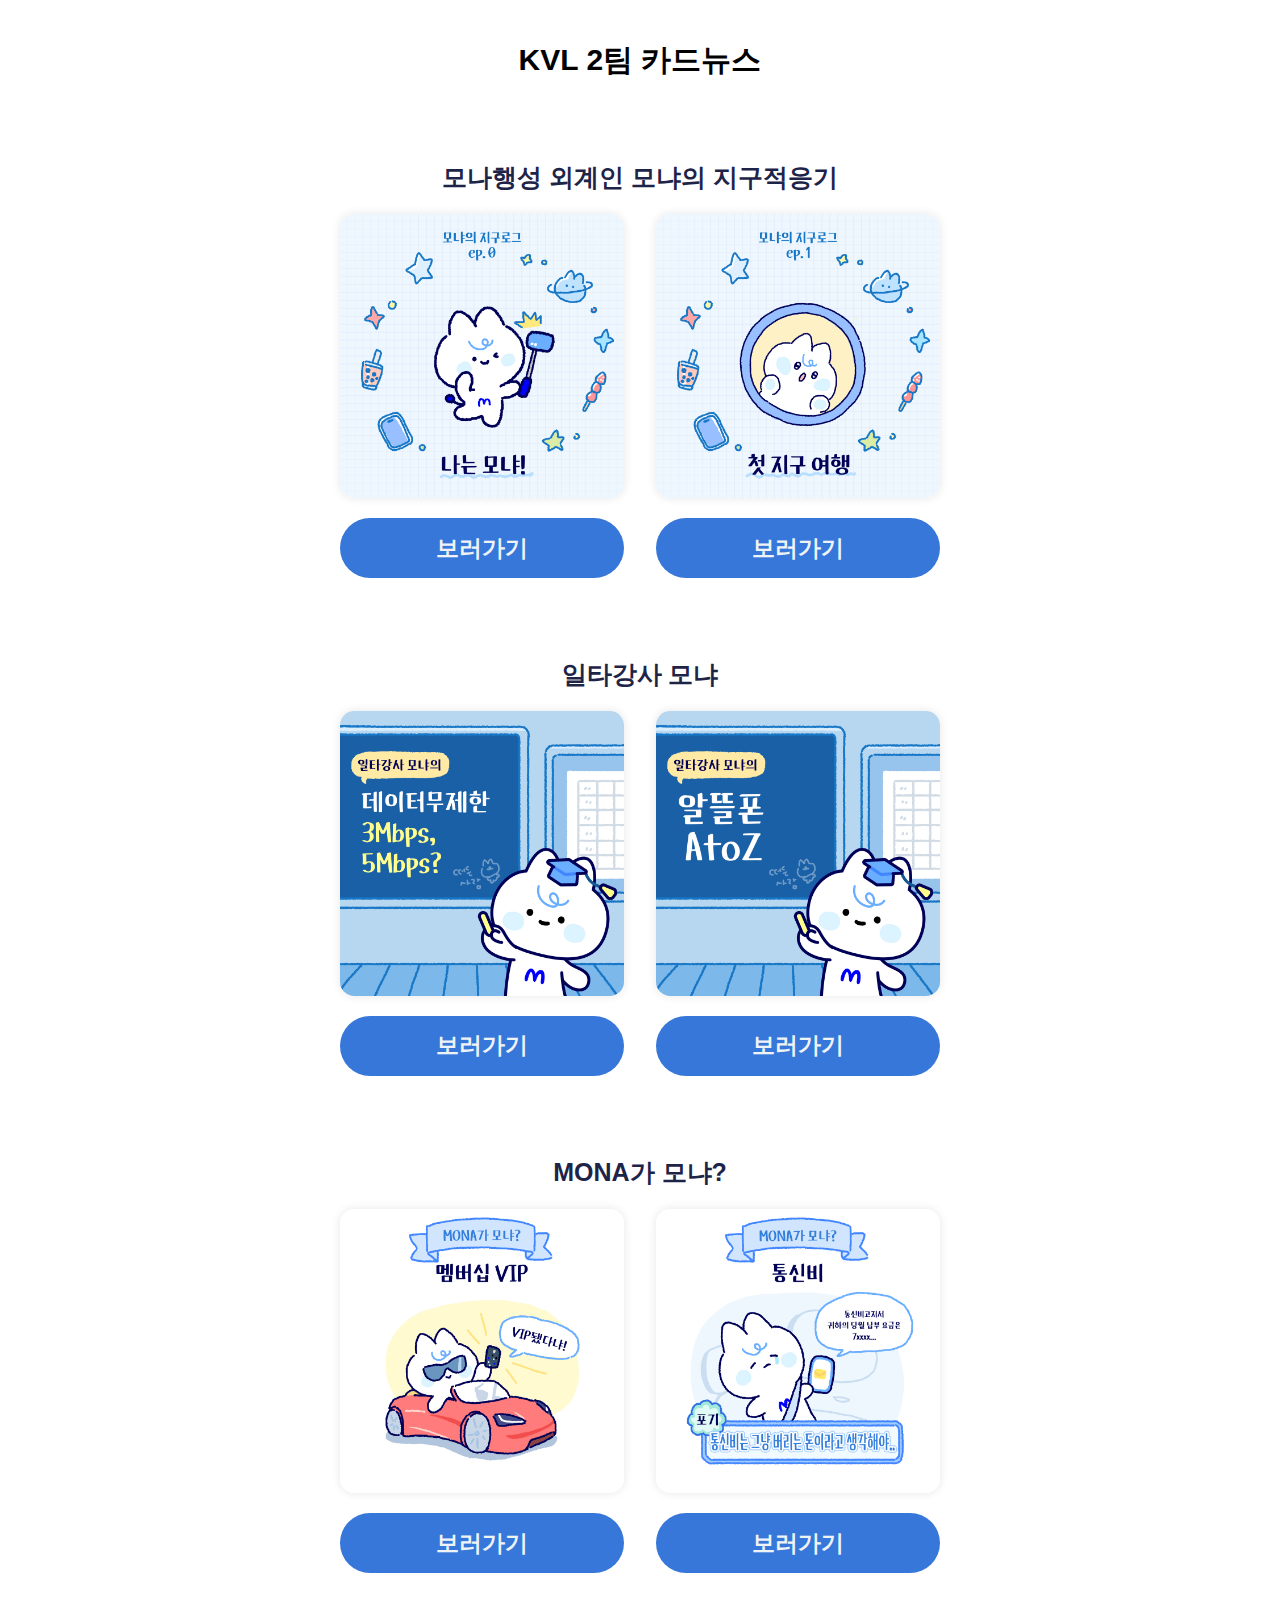
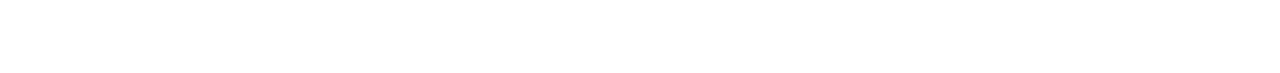
<file: index.html>
<!DOCTYPE html>
<html lang="en">
<head>
    <meta charset="UTF-8">
    <meta name="viewport" content="width=device-width, initial-scale=1.0">
    <link rel="stylesheet" href="styles.css">
    <title>2023 KVL 2팀 카드뉴스</title>
</head>
<body>
    <div class="title">KVL 2팀 카드뉴스</div>

    <div class="subtitle">모나행성 외계인 모냐의 지구적응기</div>
    <div class="thumbnail">
        <div class="thumbnail-block-container">
            <div class="thumbnail-block">
                <img id="image" onclick="goToPage2('epi0.html')" src="./카드뉴스 결과물/230911_모냐의지구로그_00/230911_모냐의지구로그_00_00.jpg" alt="썸네일 1">
                <button id="move-page-button" onclick="goToPage2('epi0.html')">보러가기</button>
            </div>
            <div class="thumbnail-block">
                <img id="image" onclick="goToPage2('epi1.html')" src="./카드뉴스 결과물/230911_모냐의지구로그_01/230911_모냐의지구로그_01_00.jpg" alt="썸네일 2">
                <button id="move-page-button" onclick="goToPage2('epi1.html')">보러가기</button>
            </div>
        </div>
    </div>
    <div class="subtitle">일타강사 모냐</div>
    <div class="thumbnail">
            <div class="thumbnail-block-container">
            <div class="thumbnail-block">
                <img id="image" onclick="goToPage2('epi2.html')" src="./카드뉴스 결과물/230911_일타강사모냐_데이터속도/230911_일타강사모냐_데이터속도_00.jpg" alt="썸네일 2">
                <button id="move-page-button" onclick="goToPage2('epi2.html')">보러가기</button>
            </div>
            <div class="thumbnail-block">
            <img id="image" onclick="goToPage2('epi3.html')" src="./카드뉴스 결과물/230911_일타강사모냐_알뜰폰AtoZ/230911_일타강사모냐_알뜰폰AtoZ_00.jpg" alt="썸네일 2">
            <button id="move-page-button" onclick="goToPage2('epi3.html')">보러가기</button>
        </div>
        </div>
    </div>
    
    <div class="subtitle">MONA가 모냐?</div>
    <div class="thumbnail">
        <div class="thumbnail-block-container">
            <div class="thumbnail-block">
                <img id="image" onclick="goToPage2('epi4.html')" src="./카드뉴스 결과물/230912_모나가모냐_멤버십VIP/230912_MONA가모냐_멤버십VIP_00.jpg" alt="썸네일 2">
                <button id="move-page-button" onclick="goToPage2('epi4.html')">보러가기</button>
            </div>
            <div class="thumbnail-block">
                <img id="image" onclick="goToPage2('epi5.html')" src="./카드뉴스 결과물/230912_모나가모냐_통신비/230912_MONA가모냐_통신비_00.jpg" alt="썸네일 2">
                <button id="move-page-button" onclick="goToPage2('epi5.html')">보러가기</button>
            </div>
        </div>
    </div>

    <script src="script.js"></script>
</body>
</html>
</file>
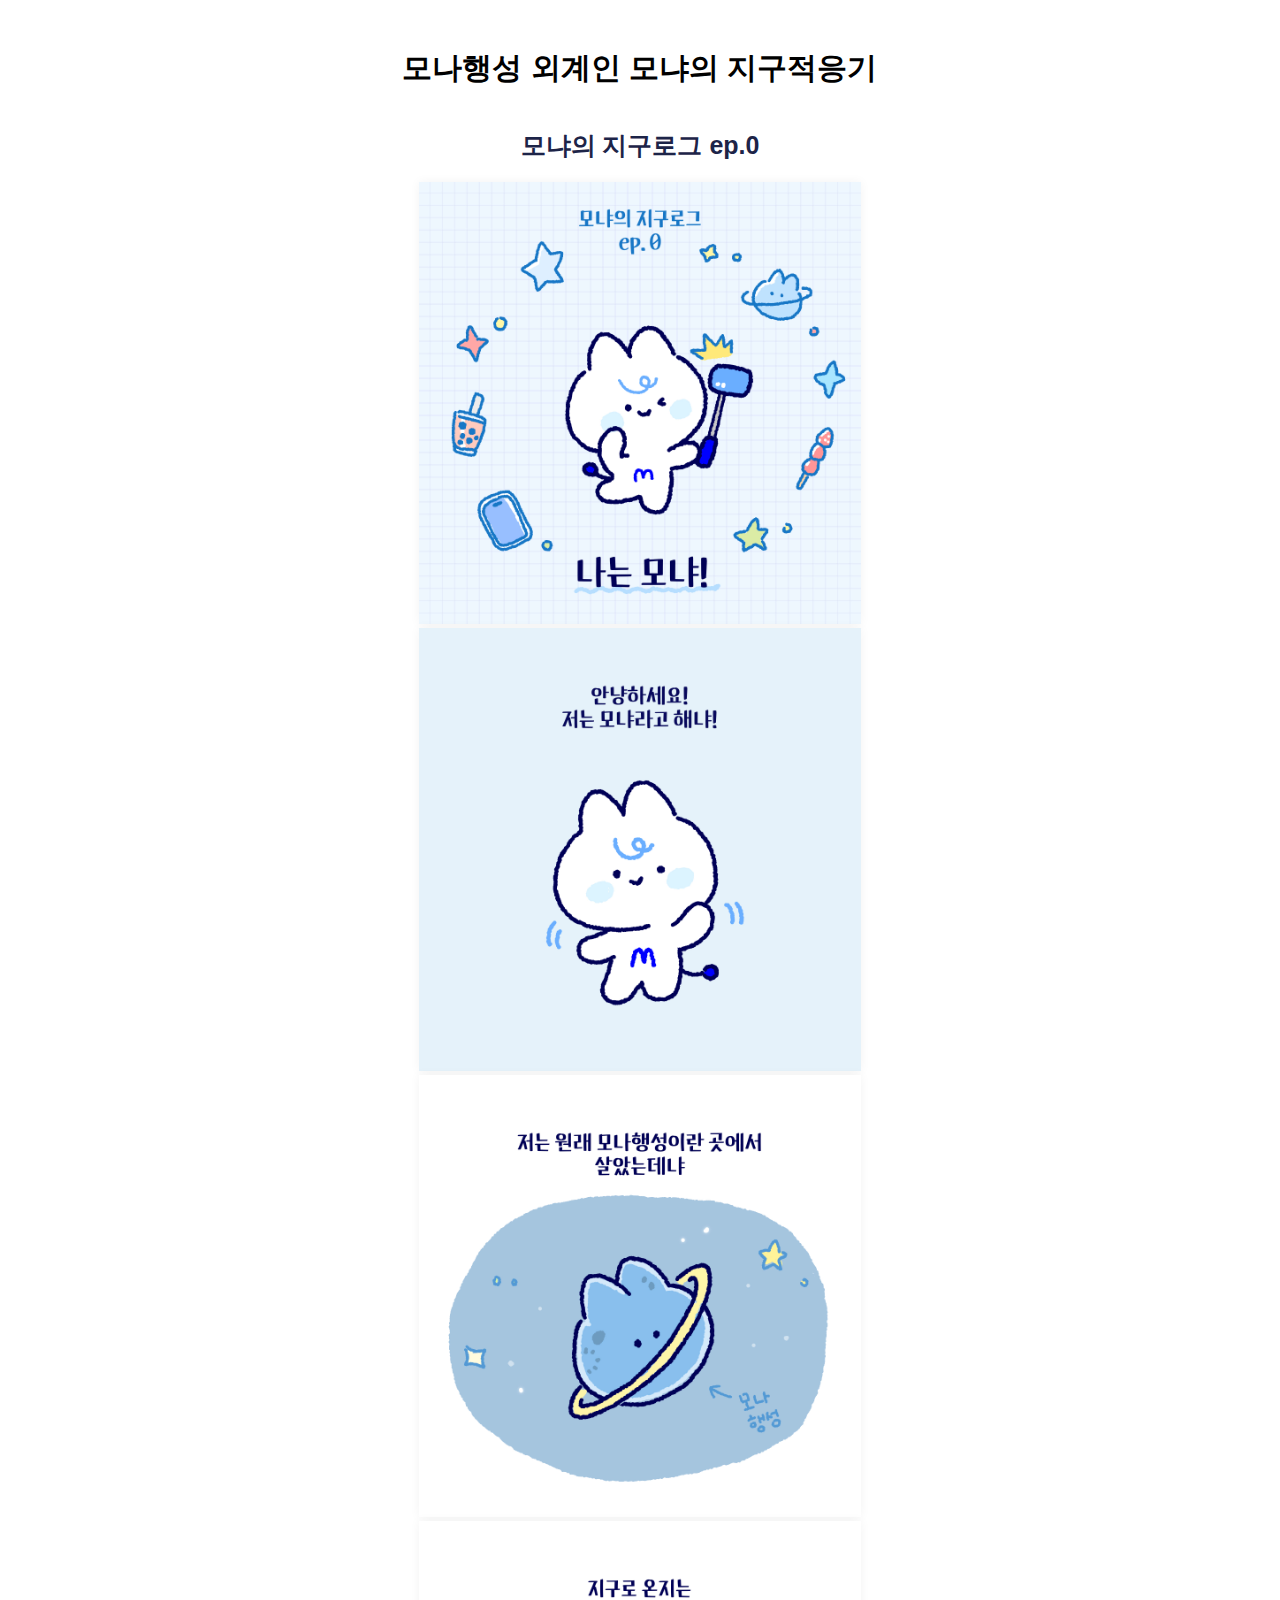
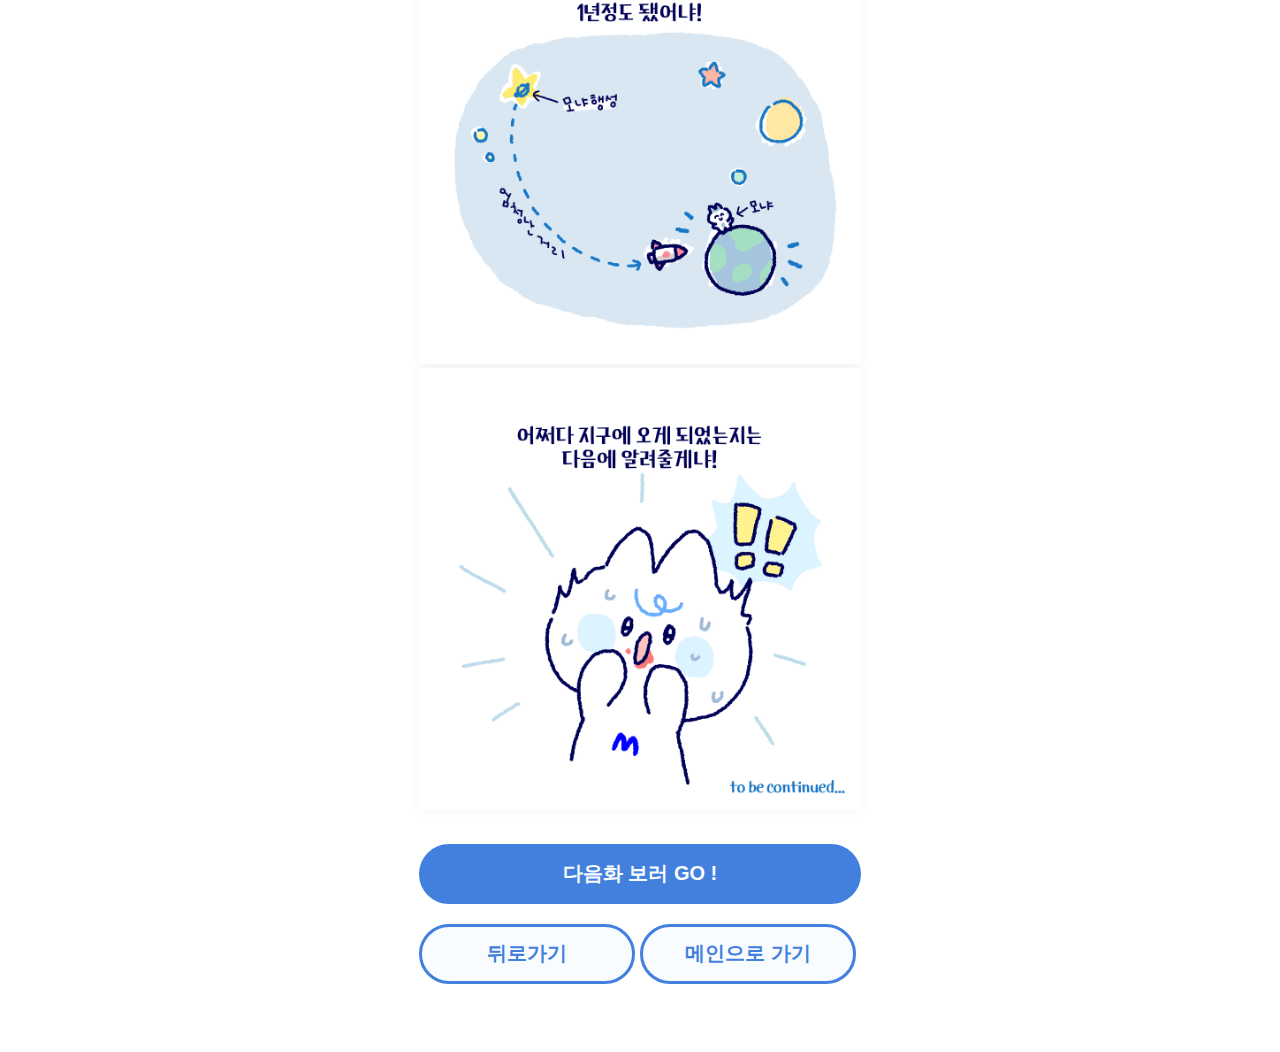
<file: epi0.html>
<!DOCTYPE html>
<html lang="en">
<head>
    <meta charset="UTF-8">
    <meta name="viewport" content="width=device-width, initial-scale=1.0">
    <title>이미지 스와이프</title>
    <link rel="stylesheet" href="https://unpkg.com/swiper/swiper-bundle.min.css">
    <link rel="stylesheet" href="styles2.css">
</head>
<body>
    <div class="title">모나행성 외계인 모냐의 지구적응기</div>
    <div class="subtitle">모냐의 지구로그 ep.0</div>
    
    <div class="swiper-slide"><img id="image"  src="./카드뉴스 결과물/230911_모냐의지구로그_00/230911_모냐의지구로그_00_00.jpg" alt="이미지 1"></div>
    <div class="swiper-slide"><img id="image"  src="./카드뉴스 결과물/230911_모냐의지구로그_00/230911_모냐의지구로그_00_01.jpg" alt="이미지 2"></div>
    <div class="swiper-slide"><img id="image" src="./카드뉴스 결과물/230911_모냐의지구로그_00/230911_모냐의지구로그_00_02.jpg" alt="이미지 3"></div>
    <div class="swiper-slide"><img id="image" src="./카드뉴스 결과물/230911_모냐의지구로그_00/230911_모냐의지구로그_00_03.jpg" alt="이미지 4"></div>
    <div class="swiper-slide"><img id="image"  src="./카드뉴스 결과물/230911_모냐의지구로그_00/230911_모냐의지구로그_00_04.jpg" alt="이미지 5"></div>
    
    <button id="next-button" onclick="goToPage2('epi1.html')">다음화 보러 GO !</button>
    <div class="button-container">
        <button id="go-back" onclick="goBack()">뒤로가기</button>
        <button id="go-back" onclick="goMain()">메인으로 가기</button>
    </div>

    <script src="https://unpkg.com/swiper/swiper-bundle.min.js"></script>
    <script src="script2.js"></script>
</body>
</html>
</file>
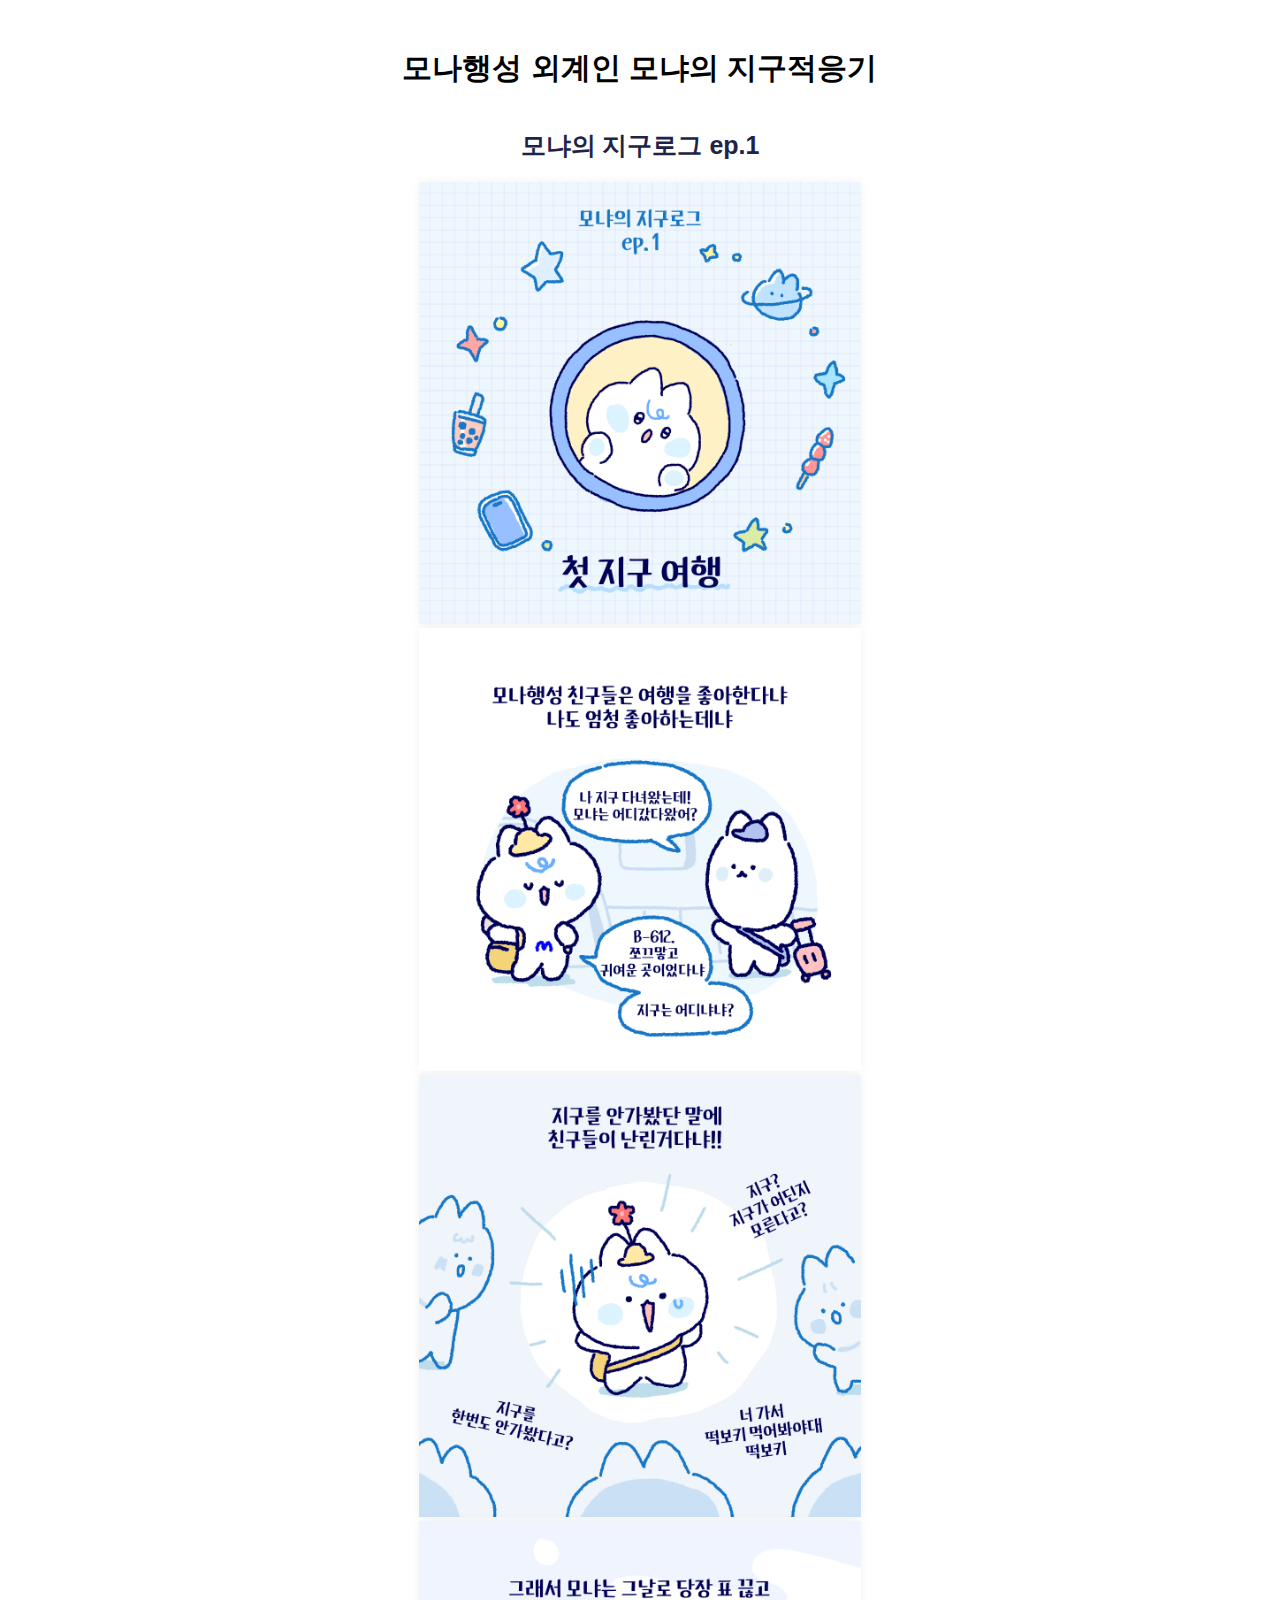
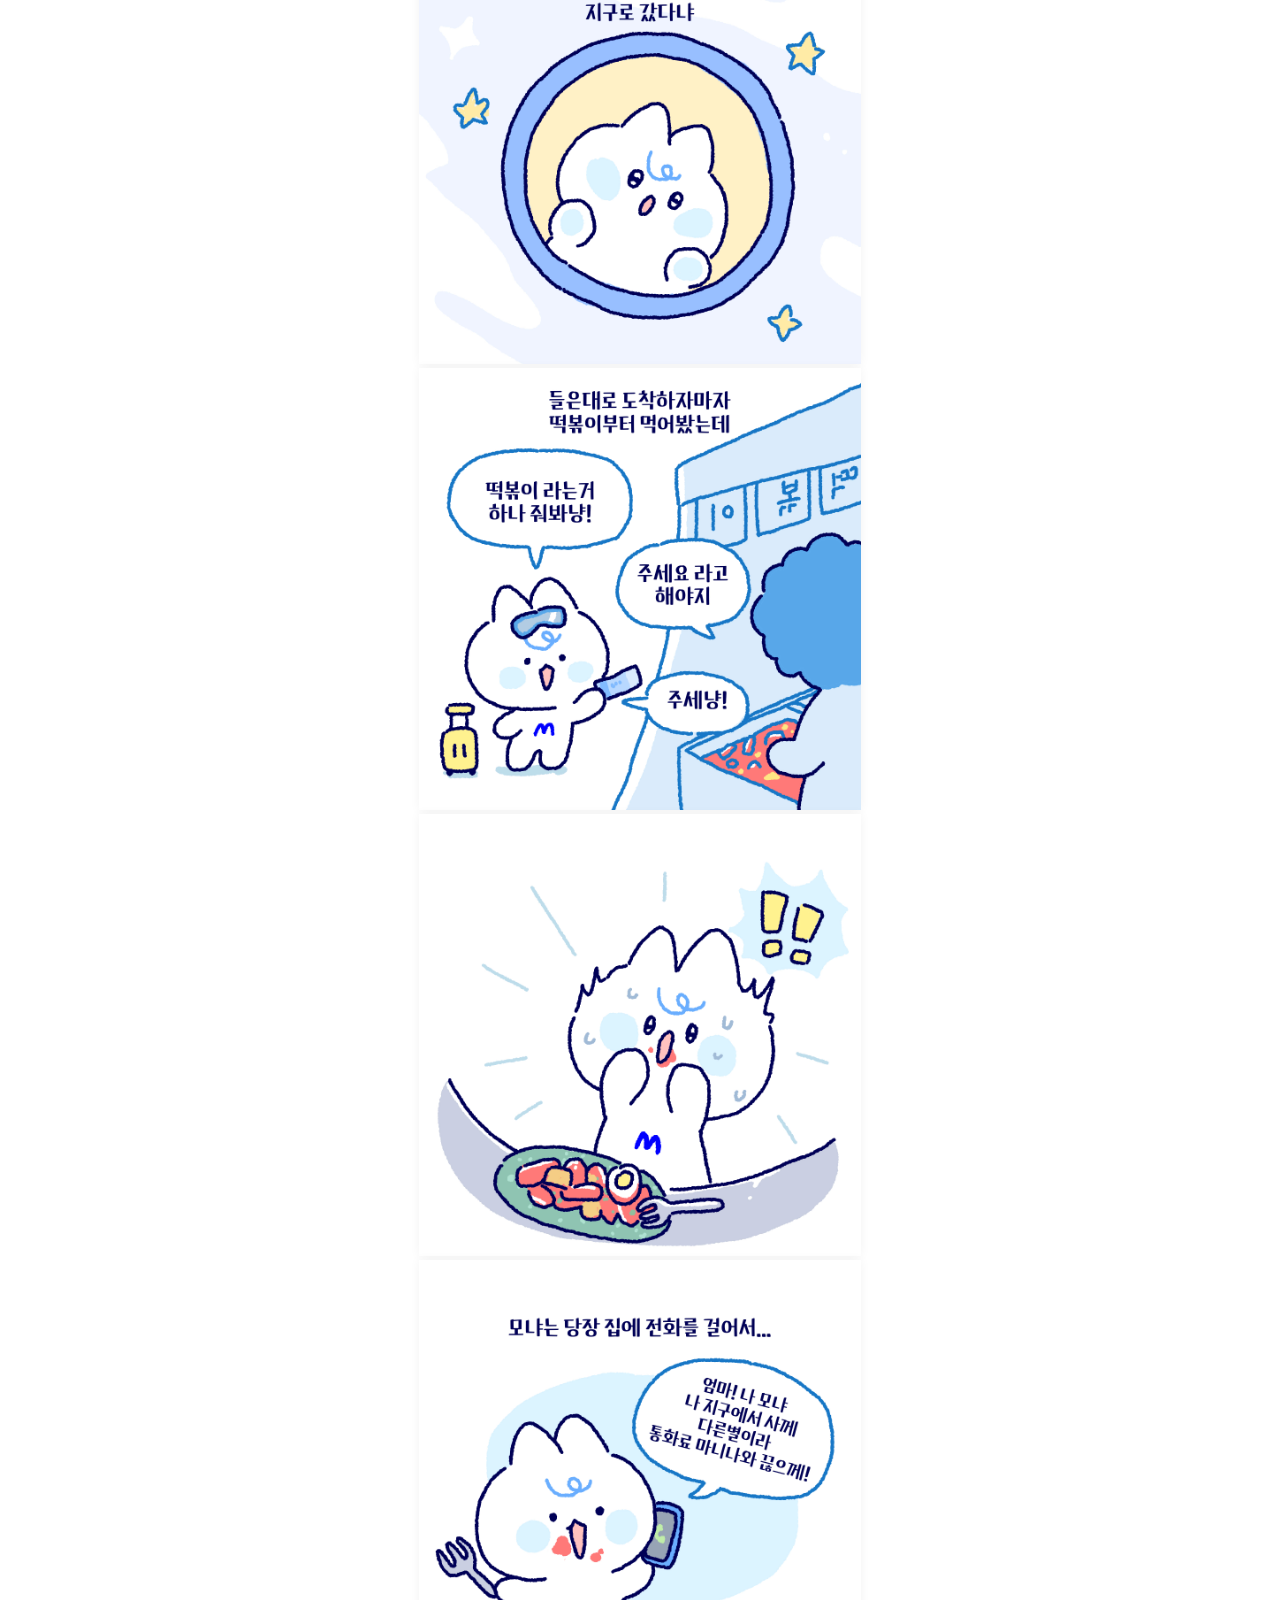
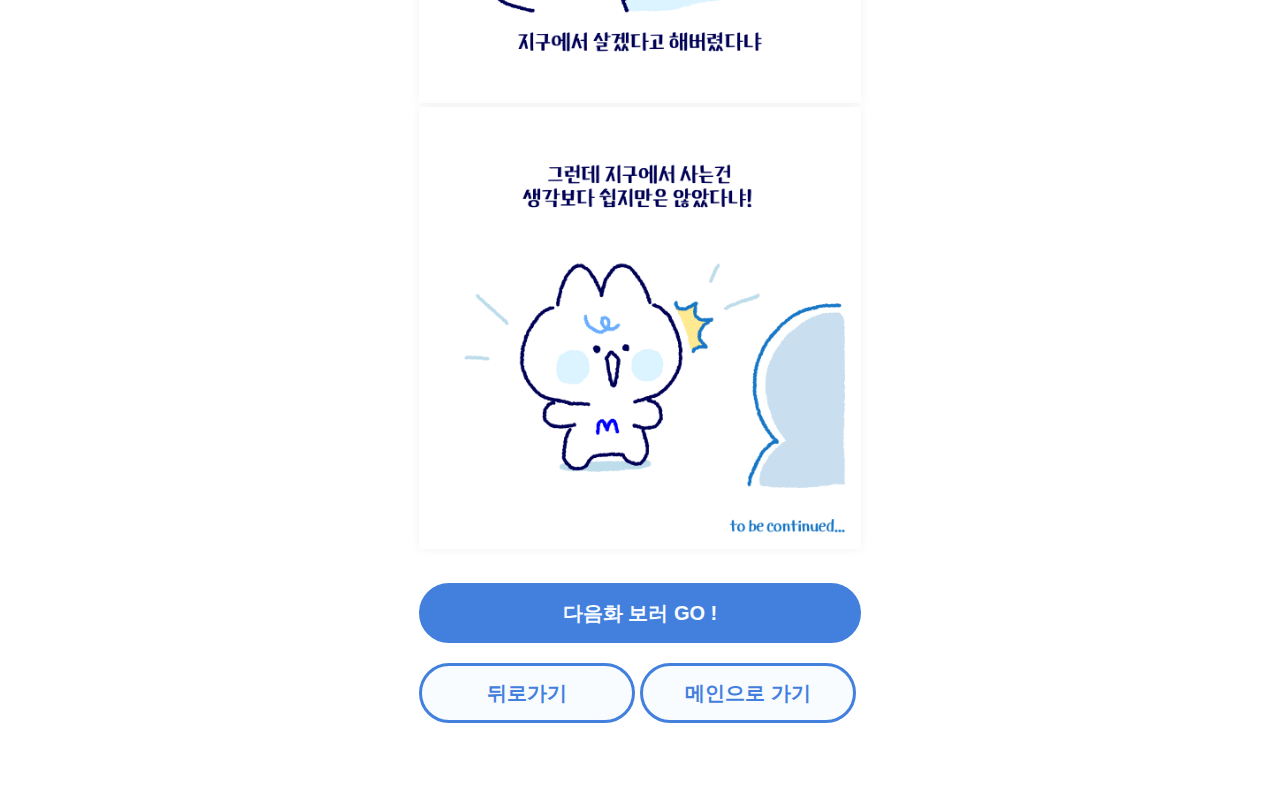
<file: epi1.html>
<!DOCTYPE html>
<html lang="en">
<head>
    <meta charset="UTF-8">
    <meta name="viewport" content="width=device-width, initial-scale=1.0">
    <title>이미지 스와이프</title>
    <link rel="stylesheet" href="https://unpkg.com/swiper/swiper-bundle.min.css">
    <link rel="stylesheet" href="styles2.css">
</head>
<body>
    <div class="title">모나행성 외계인 모냐의 지구적응기</div>
    <div class="subtitle">모냐의 지구로그 ep.1</div>

    <div class="swiper-slide"><img id="image" src="./카드뉴스 결과물/230911_모냐의지구로그_01/230911_모냐의지구로그_01_00.jpg" alt="이미지 1"></div>
    <div class="swiper-slide"><img id="image" src="./카드뉴스 결과물/230911_모냐의지구로그_01/230911_모냐의지구로그_01_01.jpg" alt="이미지 2"></div>
    <div class="swiper-slide"><img id="image" src="./카드뉴스 결과물/230911_모냐의지구로그_01/230911_모냐의지구로그_01_02.jpg" alt="이미지 3"></div>
    <div class="swiper-slide"><img id="image" src="./카드뉴스 결과물/230911_모냐의지구로그_01/230911_모냐의지구로그_01_03.jpg" alt="이미지 4"></div>
    <div class="swiper-slide"><img id="image" src="./카드뉴스 결과물/230911_모냐의지구로그_01/230911_모냐의지구로그_01_04.jpg" alt="이미지 5"></div>
    <div class="swiper-slide"><img id="image" src="./카드뉴스 결과물/230911_모냐의지구로그_01/230911_모냐의지구로그_01_05.jpg" alt="이미지 6"></div>
    <div class="swiper-slide"><img id="image" src="./카드뉴스 결과물/230911_모냐의지구로그_01/230911_모냐의지구로그_01_06.jpg" alt="이미지 7"></div>
    <div class="swiper-slide"><img id="image" src="./카드뉴스 결과물/230911_모냐의지구로그_01/230911_모냐의지구로그_01_07.jpg" alt="이미지 8"></div>

    <button id="next-button" onclick="goToPage2('epi2.html')">다음화 보러 GO !</button>
    <div class="button-container">
        <button id="go-back" onclick="goBack()">뒤로가기</button>
        <button id="go-back" onclick="goMain()">메인으로 가기</button>
    </div>

    <script src="https://unpkg.com/swiper/swiper-bundle.min.js"></script>
    <script src="script2.js"></script>
</body>
</html>
</file>
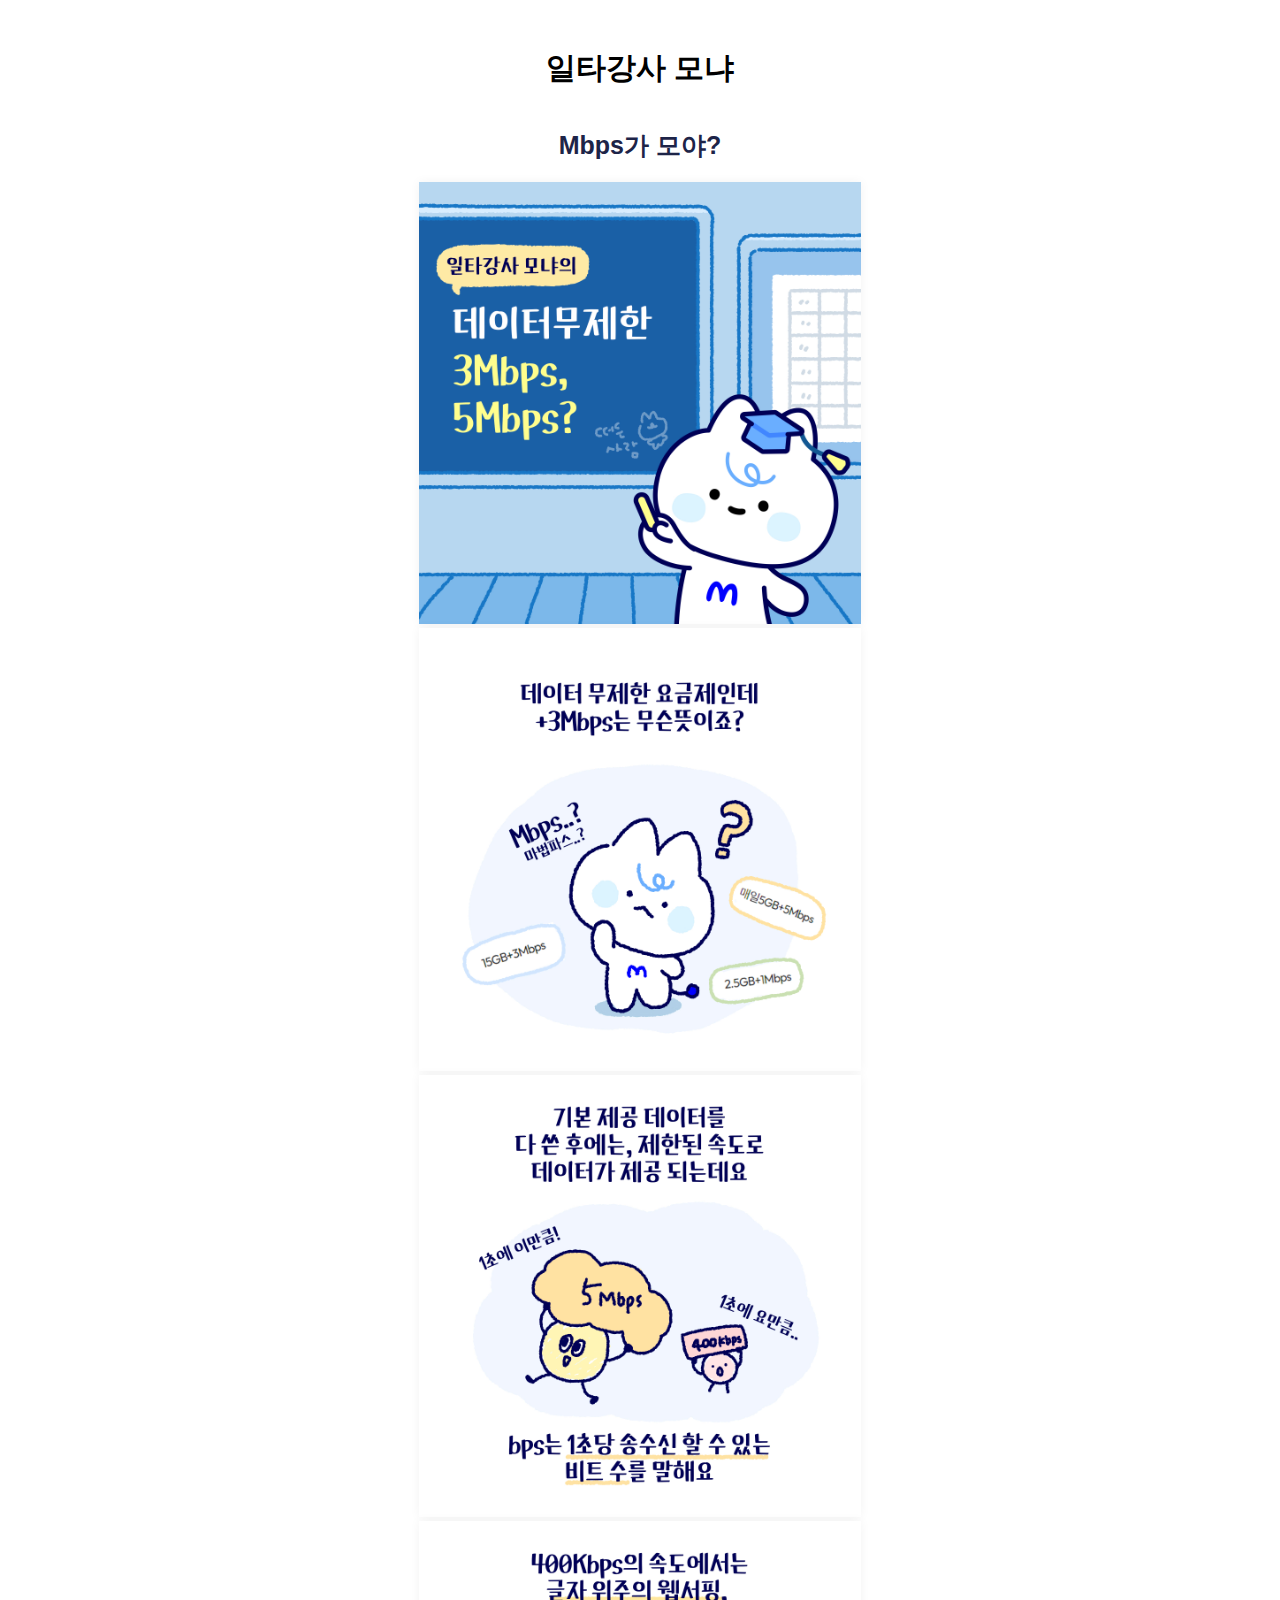
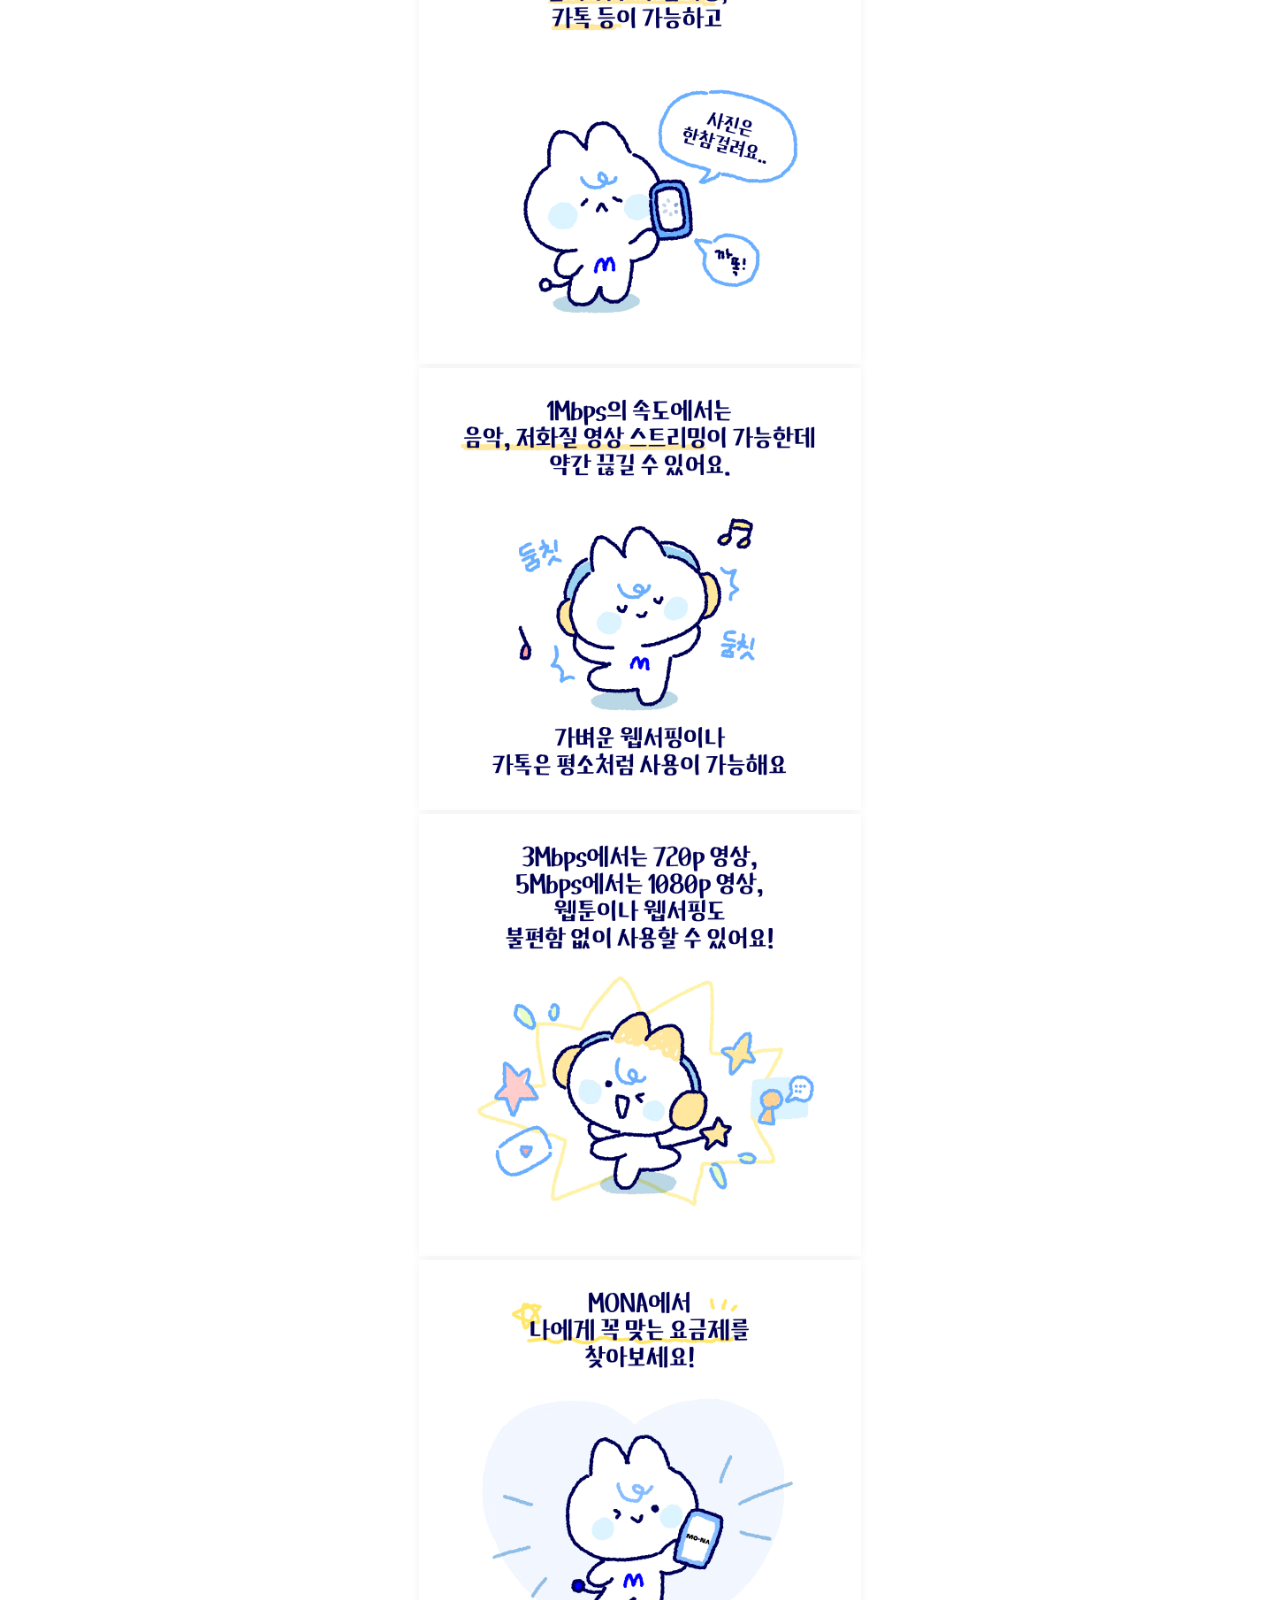
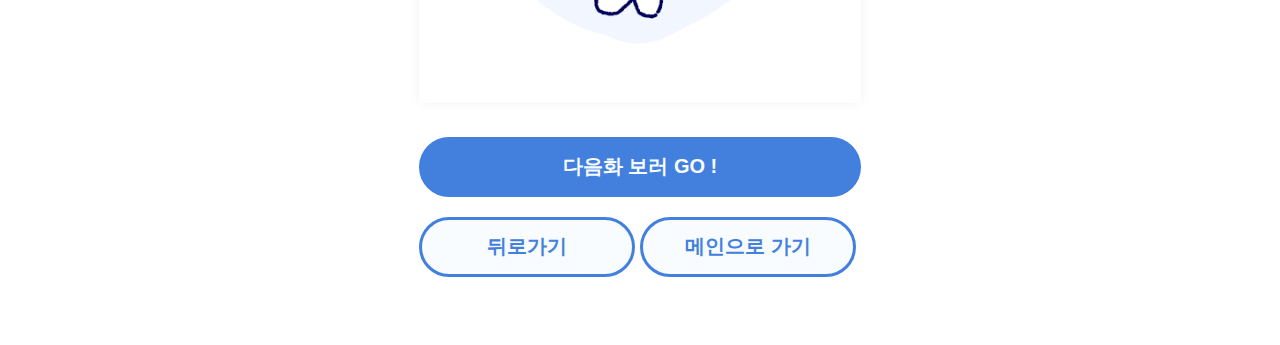
<file: epi2.html>
<!DOCTYPE html>
<html lang="en">
<head>
    <meta charset="UTF-8">
    <meta name="viewport" content="width=device-width, initial-scale=1.0">
    <title>이미지 스와이프</title>
    <link rel="stylesheet" href="https://unpkg.com/swiper/swiper-bundle.min.css">
    <link rel="stylesheet" href="styles2.css">
</head>
<body>
    <div class="title">일타강사 모냐</div>
    <div class="subtitle">Mbps가 모야?</div>
    
    <div class="swiper-slide"><img id="image" src="./카드뉴스 결과물/230911_일타강사모냐_데이터속도/230911_일타강사모냐_데이터속도_00.jpg" alt="이미지 1"></div>
    <div class="swiper-slide"><img id="image" src="./카드뉴스 결과물/230911_일타강사모냐_데이터속도/230911_일타강사모냐_데이터속도_01.jpg" alt="이미지 2"></div>
    <div class="swiper-slide"><img id="image" src="./카드뉴스 결과물/230911_일타강사모냐_데이터속도/230911_일타강사모냐_데이터속도_02.jpg" alt="이미지 3"></div>
    <div class="swiper-slide"><img id="image" src="./카드뉴스 결과물/230911_일타강사모냐_데이터속도/230911_일타강사모냐_데이터속도_03.jpg" alt="이미지 4"></div>
    <div class="swiper-slide"><img id="image" src="./카드뉴스 결과물/230911_일타강사모냐_데이터속도/230911_일타강사모냐_데이터속도_04.jpg" alt="이미지 5"></div>
    <div class="swiper-slide"><img id="image" src="./카드뉴스 결과물/230911_일타강사모냐_데이터속도/230911_일타강사모냐_데이터속도_05.jpg" alt="이미지 6"></div>
    <div class="swiper-slide"><img id="image" src="./카드뉴스 결과물/230911_일타강사모냐_데이터속도/230911_일타강사모냐_데이터속도_06.jpg" alt="이미지 7"></div>
    
    <button id="next-button" onclick="goToPage2('epi3.html')">다음화 보러 GO !</button>
    <div class="button-container">
        <button id="go-back" onclick="goBack()">뒤로가기</button>
        <button id="go-back" onclick="goMain()">메인으로 가기</button>
    </div>
    
    <script src="https://unpkg.com/swiper/swiper-bundle.min.js"></script>
    <script src="script2.js"></script>
</body>
</html>
</file>
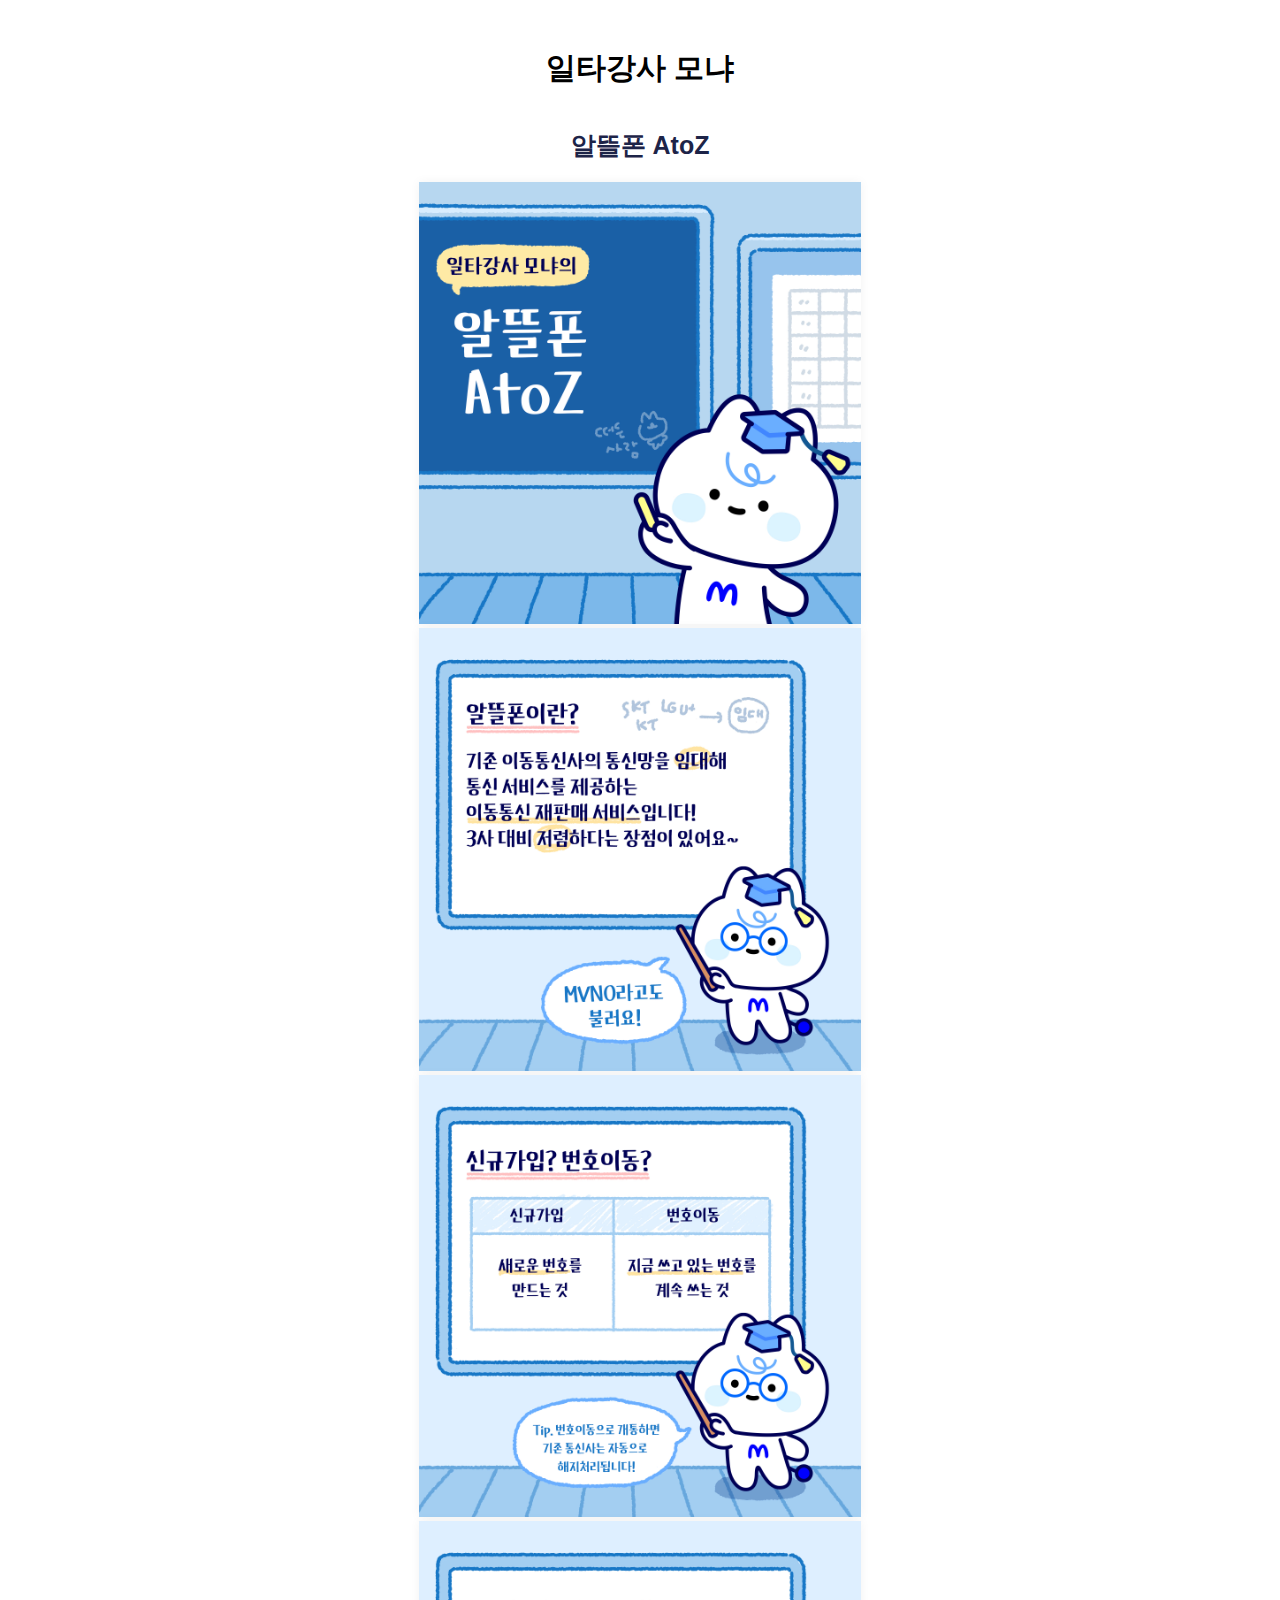
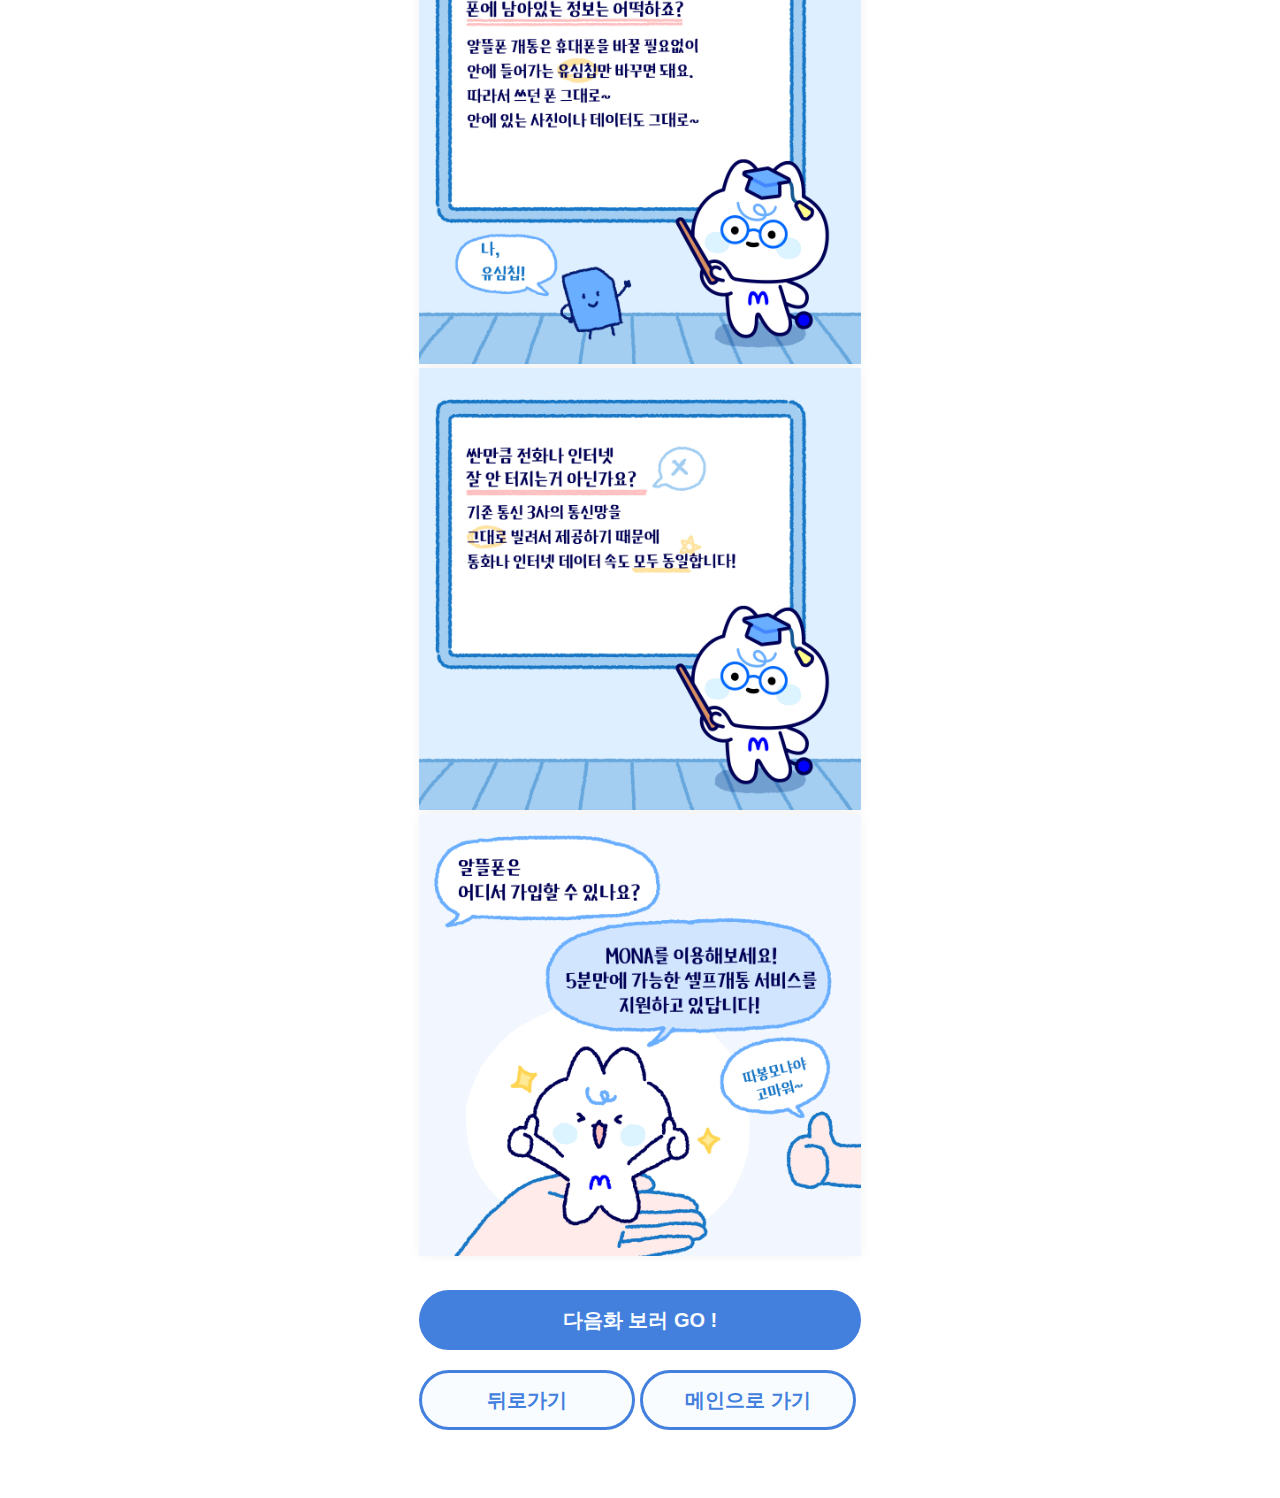
<file: epi3.html>
<!DOCTYPE html>
<html lang="en">
<head>
    <meta charset="UTF-8">
    <meta name="viewport" content="width=device-width, initial-scale=1.0">
    <title>이미지 스와이프</title>
    <link rel="stylesheet" href="https://unpkg.com/swiper/swiper-bundle.min.css">
    <link rel="stylesheet" href="styles2.css">
</head>
<body>
    <div class="title">일타강사 모냐</div>
    <div class="subtitle">알뜰폰 AtoZ</div>
    
    <div class="swiper-slide"><img id="image" src="./카드뉴스 결과물/230911_일타강사모냐_알뜰폰AtoZ/230911_일타강사모냐_알뜰폰AtoZ_00.jpg" alt="이미지 1"></div>
    <div class="swiper-slide"><img id="image" src="./카드뉴스 결과물/230911_일타강사모냐_알뜰폰AtoZ/230911_일타강사모냐_알뜰폰AtoZ_01.jpg" alt="이미지 1"></div>
    <div class="swiper-slide"><img id="image" src="./카드뉴스 결과물/230911_일타강사모냐_알뜰폰AtoZ/230911_일타강사모냐_알뜰폰AtoZ_02.jpg" alt="이미지 1"></div>
    <div class="swiper-slide"><img id="image" src="./카드뉴스 결과물/230911_일타강사모냐_알뜰폰AtoZ/230911_일타강사모냐_알뜰폰AtoZ_03.jpg" alt="이미지 1"></div>
    <div class="swiper-slide"><img id="image" src="./카드뉴스 결과물/230911_일타강사모냐_알뜰폰AtoZ/230911_일타강사모냐_알뜰폰AtoZ_04.jpg" alt="이미지 1"></div>
    <div class="swiper-slide"><img id="image" src="./카드뉴스 결과물/230911_일타강사모냐_알뜰폰AtoZ/230911_일타강사모냐_알뜰폰AtoZ_05.jpg" alt="이미지 1"></div>
    
    <button id="next-button" onclick="goToPage2('epi4.html')">다음화 보러 GO !</button>
    <div class="button-container">
        <button id="go-back" onclick="goBack()">뒤로가기</button>
        <button id="go-back" onclick="goMain()">메인으로 가기</button>
    </div>
    
    <script src="https://unpkg.com/swiper/swiper-bundle.min.js"></script>
    <script src="script2.js"></script>
</body>
</html>
</file>
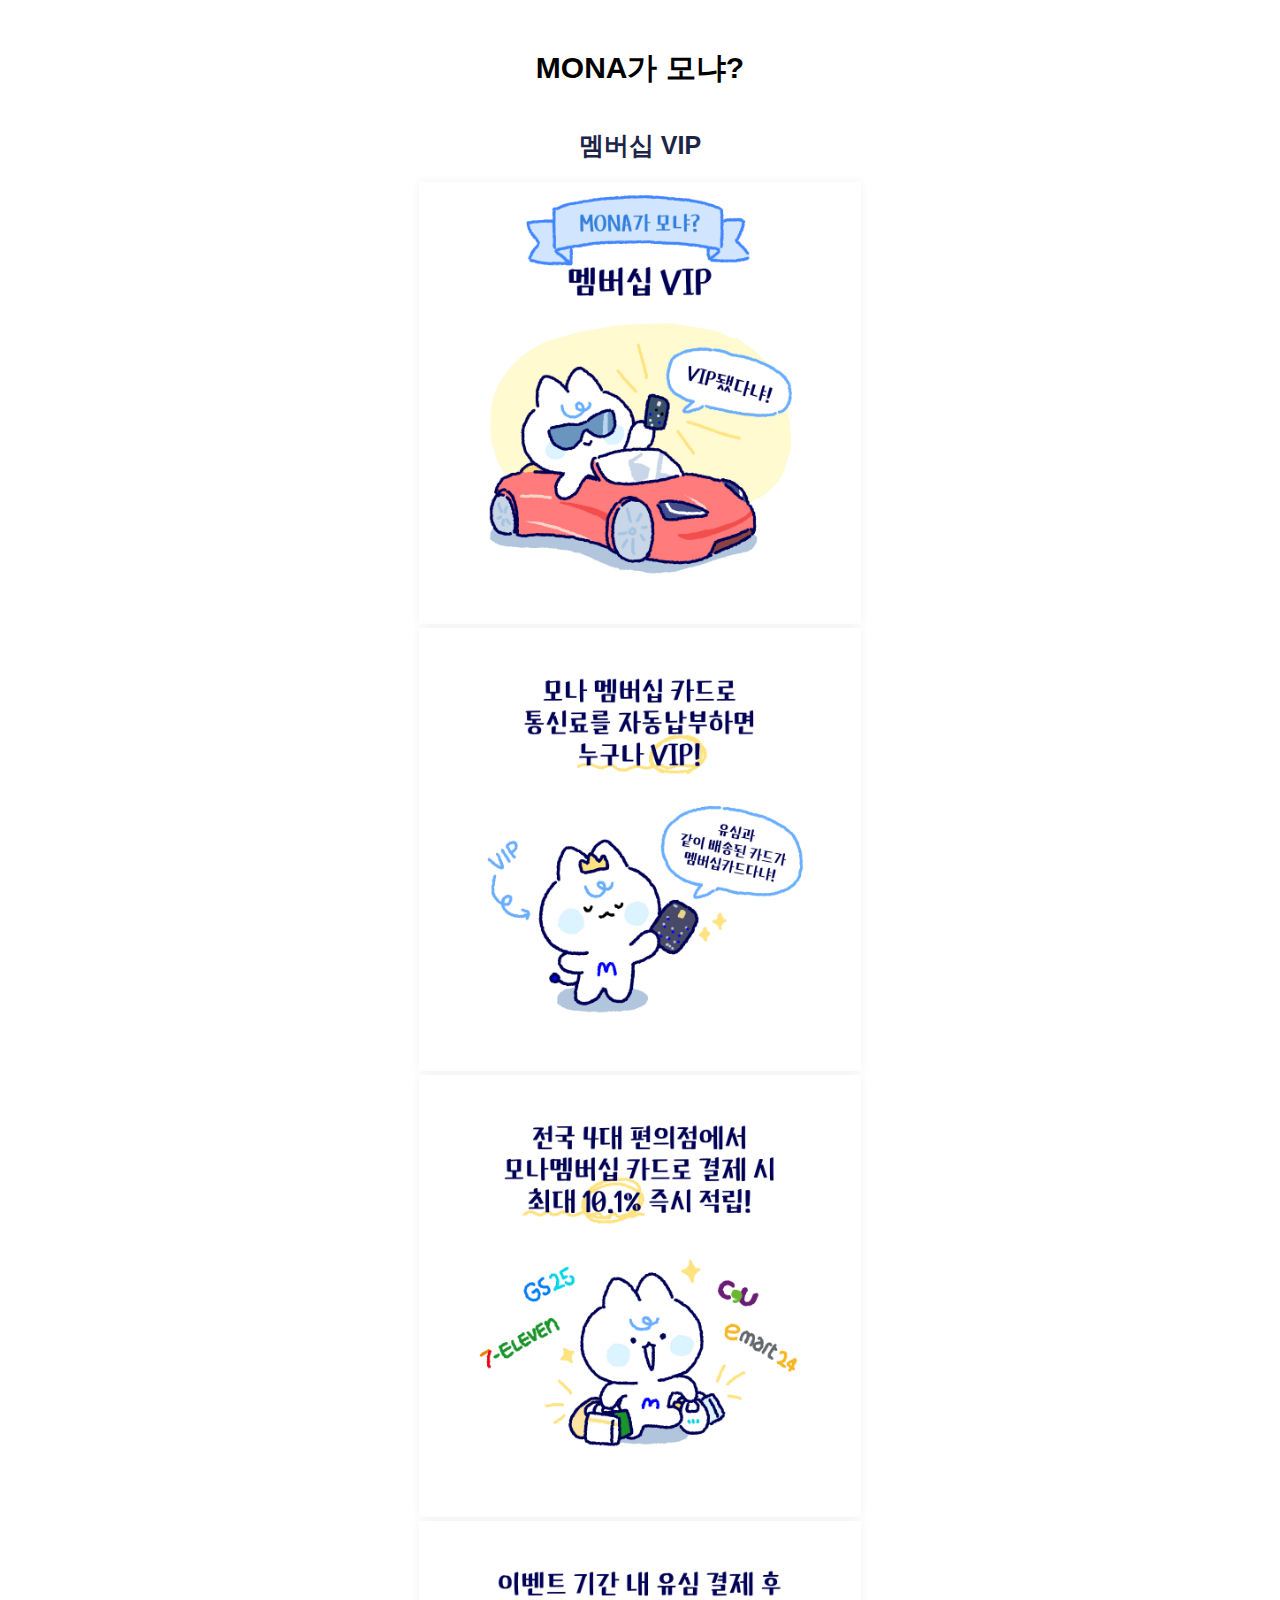
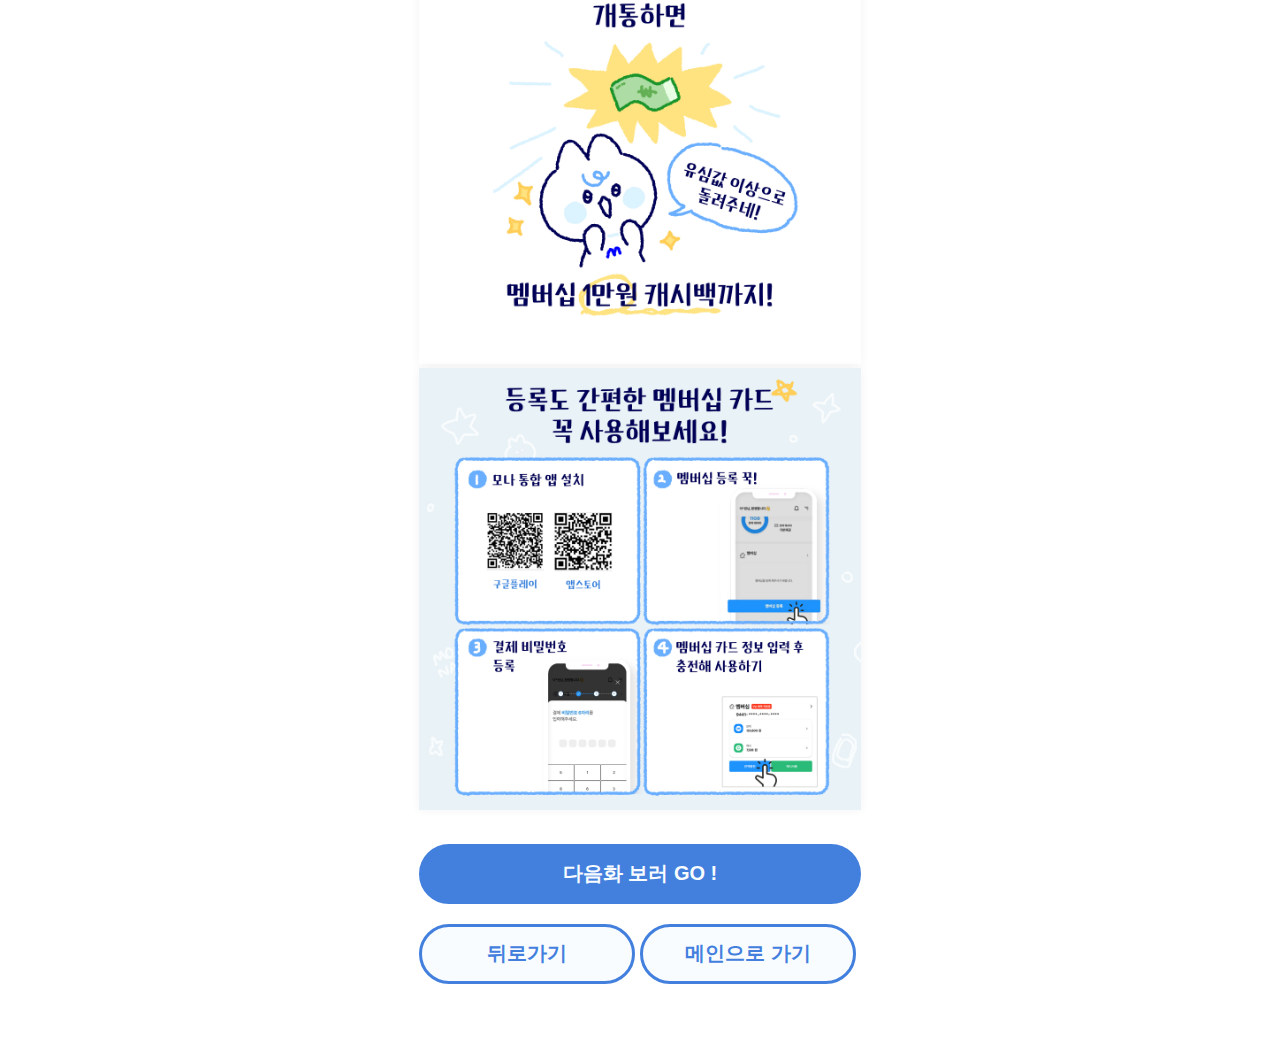
<file: epi4.html>
<!DOCTYPE html>
<html lang="en">
<head>
    <meta charset="UTF-8">
    <meta name="viewport" content="width=device-width, initial-scale=1.0">
    <title>이미지 스와이프</title>
    <link rel="stylesheet" href="https://unpkg.com/swiper/swiper-bundle.min.css">
    <link rel="stylesheet" href="styles2.css">
</head>
<body>
    <div class="title">MONA가 모냐?</div>
    <div class="subtitle">멤버십 VIP</div>
    
    <div class="swiper-slide"><img id="image" src="./카드뉴스 결과물/230912_모나가모냐_멤버십VIP/230912_MONA가모냐_멤버십VIP_00.jpg" alt="이미지 1"></div>
    <div class="swiper-slide"><img id="image" src="./카드뉴스 결과물/230912_모나가모냐_멤버십VIP/230912_MONA가모냐_멤버십VIP_01.jpg" alt="이미지 1"></div>
    <div class="swiper-slide"><img id="image" src="./카드뉴스 결과물/230912_모나가모냐_멤버십VIP/230912_MONA가모냐_멤버십VIP_02.jpg" alt="이미지 1"></div>
    <div class="swiper-slide"><img id="image" src="./카드뉴스 결과물/230912_모나가모냐_멤버십VIP/230912_MONA가모냐_멤버십VIP_03.jpg" alt="이미지 1"></div>
    <div class="swiper-slide"><img id="image" src="./카드뉴스 결과물/230912_모나가모냐_멤버십VIP/230912_MONA가모냐_멤버십VIP_04.jpg" alt="이미지 1"></div>
    
    <button id="next-button" onclick="goToPage2('epi5.html')">다음화 보러 GO !</button>
    <div class="button-container">
        <button id="go-back" onclick="goBack()">뒤로가기</button>
        <button id="go-back" onclick="goMain()">메인으로 가기</button>
    </div>
    
    <script src="https://unpkg.com/swiper/swiper-bundle.min.js"></script>
    <script src="script2.js"></script>
</body>
</html>
</file>
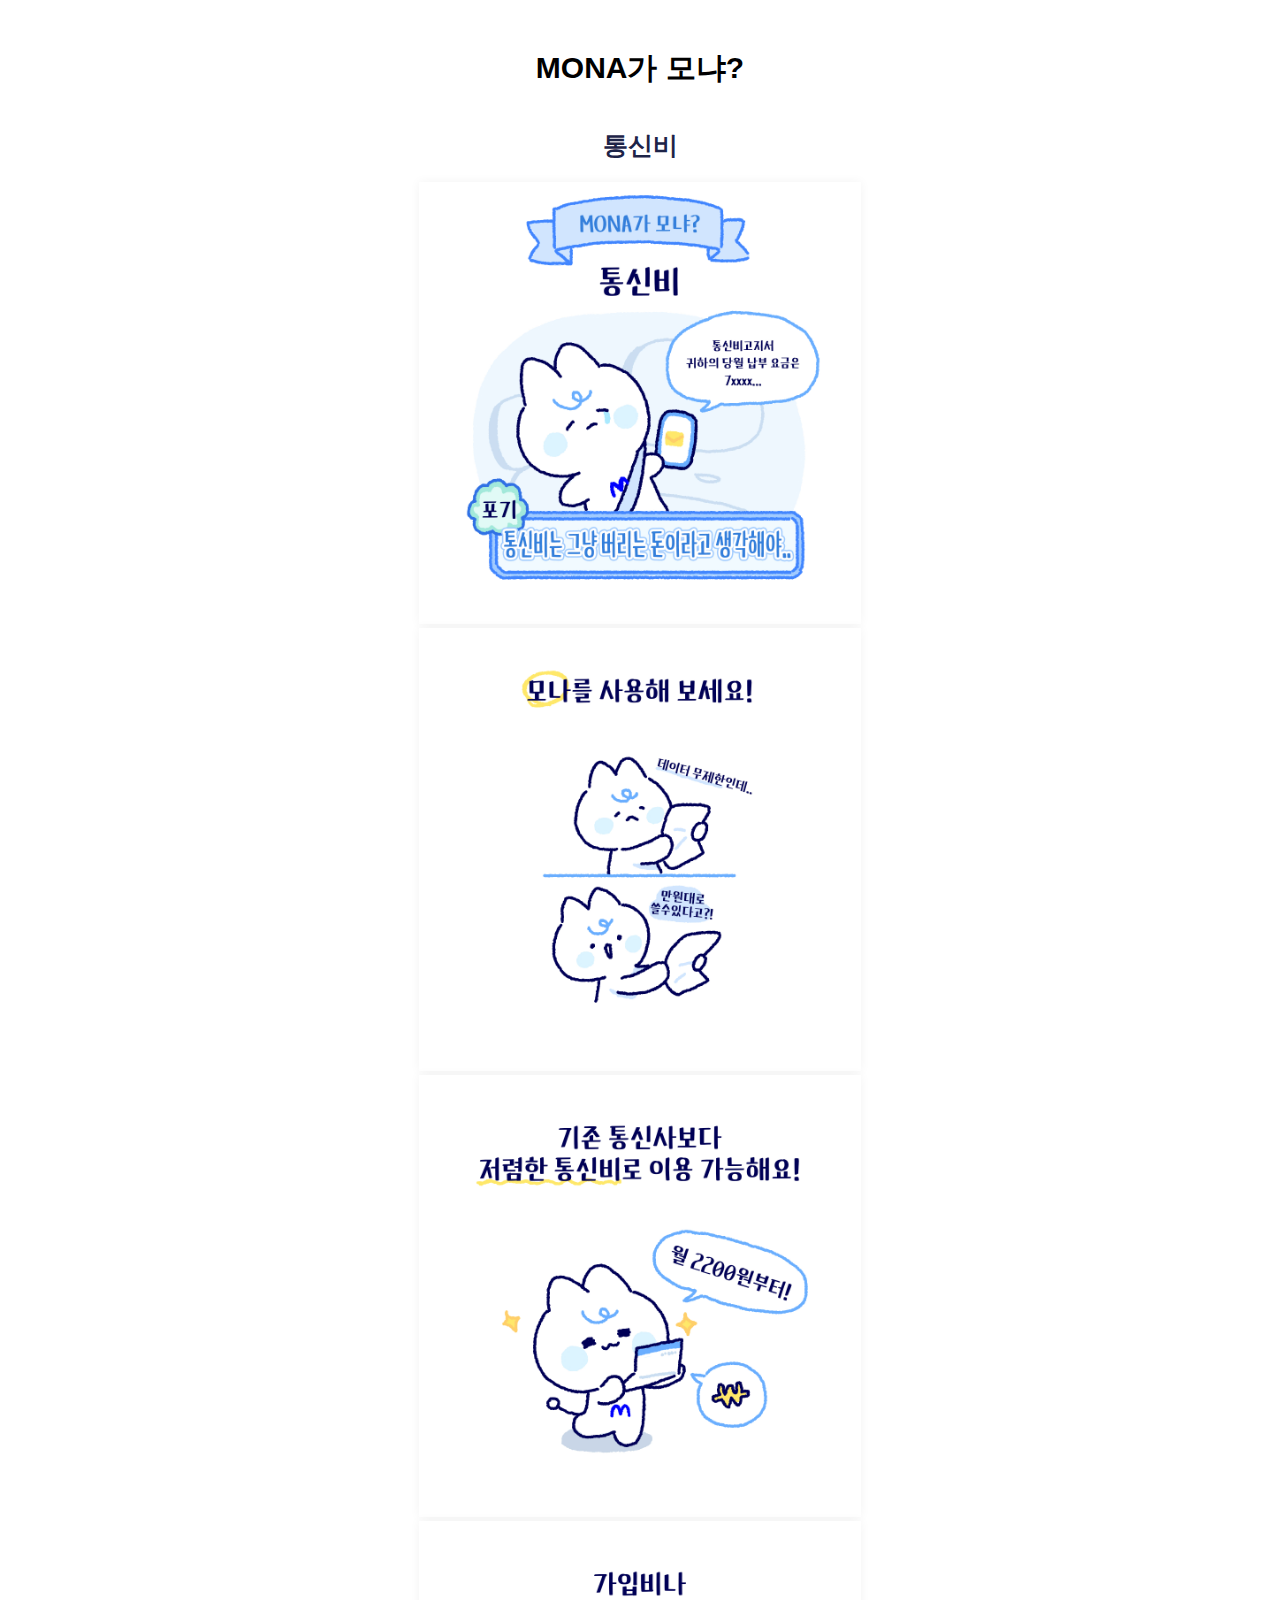
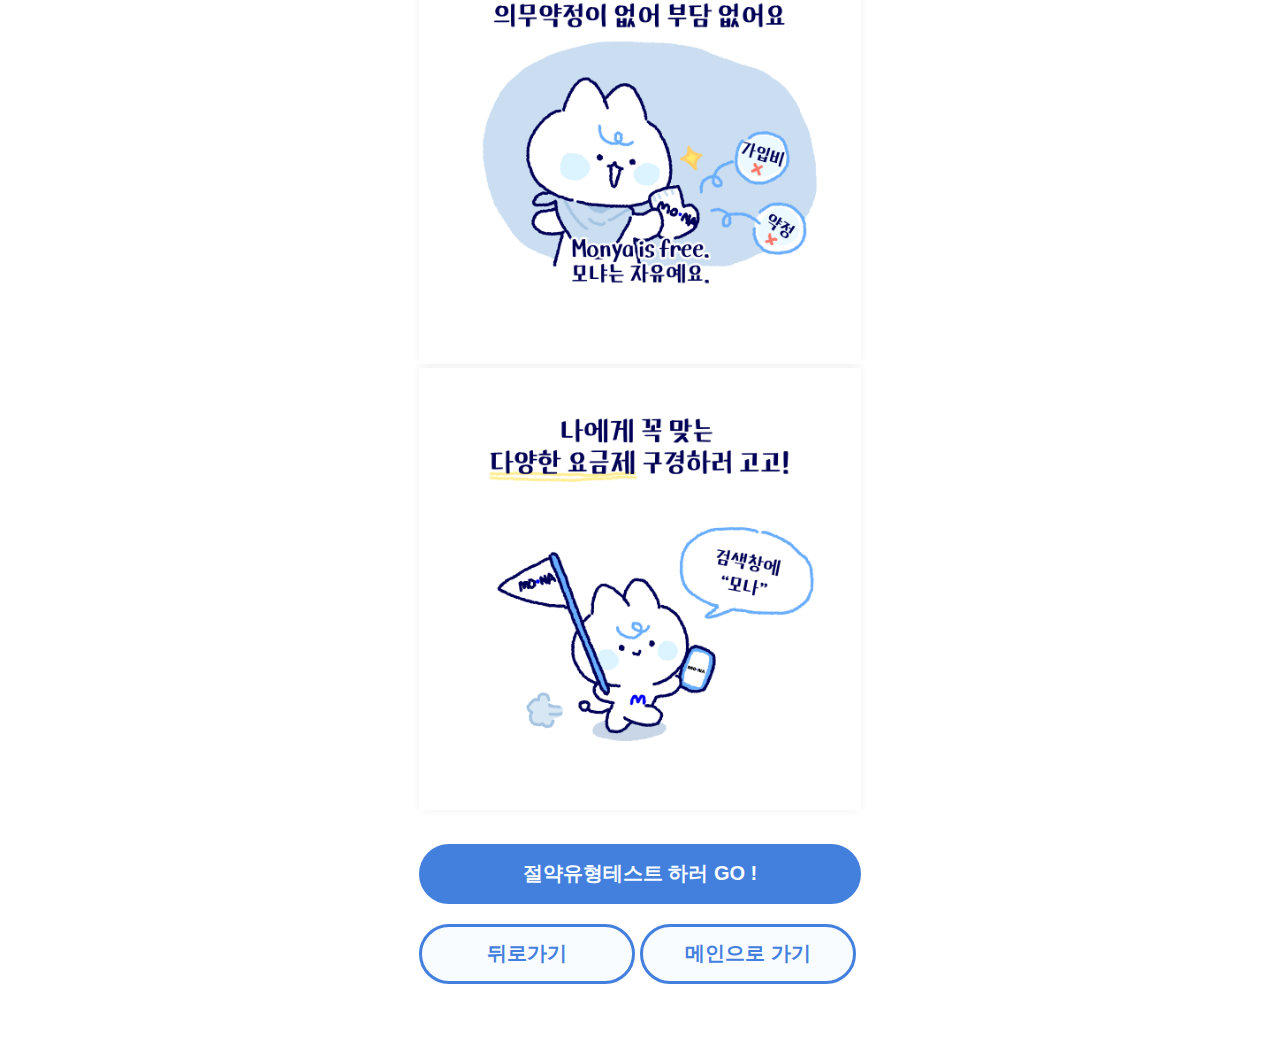
<file: epi5.html>
<!DOCTYPE html>
<html lang="en">
<head>
    <meta charset="UTF-8">
    <meta name="viewport" content="width=device-width, initial-scale=1.0">
    <title>이미지 스와이프</title>
    <link rel="stylesheet" href="https://unpkg.com/swiper/swiper-bundle.min.css">
    <link rel="stylesheet" href="styles2.css">
</head>
<body>
    <div class="title">MONA가 모냐?</div>
    <div class="subtitle">통신비</div>
    
    <div class="swiper-slide"><img id="image" src="./카드뉴스 결과물/230912_모나가모냐_통신비/230912_MONA가모냐_통신비_00.jpg" alt="이미지 1"></div>
    <div class="swiper-slide"><img id="image" src="./카드뉴스 결과물/230912_모나가모냐_통신비/230912_MONA가모냐_통신비_01.jpg" alt="이미지 1"></div>
    <div class="swiper-slide"><img id="image" src="./카드뉴스 결과물/230912_모나가모냐_통신비/230912_MONA가모냐_통신비_02.jpg" alt="이미지 1"></div>
    <div class="swiper-slide"><img id="image" src="./카드뉴스 결과물/230912_모나가모냐_통신비/230912_MONA가모냐_통신비_03.jpg" alt="이미지 1"></div>
    <div class="swiper-slide"><img id="image" src="./카드뉴스 결과물/230912_모나가모냐_통신비/230912_MONA가모냐_통신비_04.jpg" alt="이미지 1"></div>

    <!-- https://mobilemona.co.kr/view/plan/findListNext.aspx -->
    <button id="next-button" onclick="goToPage2(`https://konai-kvl.github.io/TestWebPage/`)">절약유형테스트 하러 GO !</button>
    <div class="button-container">
        <button id="go-back" onclick="goBack()">뒤로가기</button>
        <button id="go-back" onclick="goMain()">메인으로 가기</button>
    </div>
    
    <script src="https://unpkg.com/swiper/swiper-bundle.min.js"></script>
    <script src="script2.js"></script>
</body>
</html>
</file>
<file: styles.css>
/* 공통 스타일 */
body {
    margin-bottom: 100px;
}

.thumbnail {
    display: flex;
    flex-direction: column;
    align-items: center;
    justify-content: center; 
}

#image {
    margin: 20px 0px;
    width: 90%;
    height: auto;
    box-shadow: 0px 0px 10px rgba(0, 0, 0, 0.1);
    border-radius: 5%;
}

.title {
    text-align: center;
    margin: 40px;
    font-family: "Noto Sans KR", sans-serif;
    font-size: 30px;
    font-weight: 700;
}

.subtitle {
    text-align: center;
    margin: 80px 0px 0px 00px;
    font-family: "Noto Sans KR", sans-serif;
    font-size: 25px;
    font-weight: 700;
    color: #1D2448;
}

.thumbnail-block-container {
    display: flex;
    justify-content: center;
    align-items: center;

    width: 50%;
}

.thumbnail-block {
    display: flex;
    flex-direction: column;
    align-items: center;
    justify-content: center; 
}

#move-page-button {
    background-color: #3677D9;
    border: 0px;

    width: 90%;
    height: 60px;
    border-radius: 35px;

    color: #EFF3F6;
    text-align: center;
    font-size: 23px;
    font-family: "Noto Sans KR", sans-serif;
    font-weight: 600;
    line-height: normal;

    cursor: pointer;
}

#move-page-button:hover {
    background-color: #EFF3F6;
    border: 0px;
    border: 3px solid #3677D9;

    width: 90%;
    height: 60px;
    border-radius: 35px;

    color: #3677D9;
    text-align: center;
    font-size: 23px;
    font-family: "Noto Sans KR", sans-serif;
    font-weight: 600;
    line-height: normal;

    cursor: pointer;
}

/* 화면 너비가 600px 이하일 때 버튼을 위아래로 배치 */
@media (max-width: 600px) {
    .subtitle {
        margin: 40px 0px 0px 0px;
        font-family: "Noto Sans KR", sans-serif;
        font-size: 20px;
        font-weight: 700;
        color: #1D2448;
    }

    .thumbnail-block-container {
        display: flex;
        justify-content: center;
        align-items: center;
    
        width: 70%;
    }

    #move-page-button {
        background-color: #3677D9;
        border: 0px;
    
        width: 90%;
        height: 35px;
        border-radius: 35px;
    
        color: #EFF3F6;
        text-align: center;
        font-size: 15px;
        font-family: "Noto Sans KR", sans-serif;
        font-weight: 500;
        line-height: normal;
    
        cursor: pointer;
    }

    #move-page-button:hover {
        background-color: #EFF3F6;
        border: 0px;
        border: 3px solid #3677D9;
    
        width: 90%;
        height: 35px;
        border-radius: 35px;
    
        color: #3677D9;
        text-align: center;
        font-size: 15px;
        font-family: "Noto Sans KR", sans-serif;
        font-weight: 500;
        line-height: normal;
    
        cursor: pointer;
    }
}
</file>
<file: styles2.css>
body {
    background-color: #ffffff;
    display: flex;
    flex-direction: column; /* 위아래로 배치 */
    justify-content: center;
    align-items: center;
}

.title {
    text-align: center;
    margin: 40px 20px 20px 20px;
    font-family: "Noto Sans KR", sans-serif;
    font-size: 30px;
    font-weight: 700;
}

.subtitle {
    text-align: center;
    margin: 20px;
    font-family: "Noto Sans KR", sans-serif;
    font-size: 25px;
    font-weight: 600;
    color: #1D2448;
}

.swiper-container {
    width: 80%;
    margin: 0 auto;
    padding-top: 20px;
}

.swiper-slide {
    text-align: center;
}

.swiper-button-next,
.swiper-button-prev {
    background-color: aquamarine;
    margin-top: 10px;
}

#image {
    width: 35%;
    height: auto;
    box-shadow: 0px 0px 10px rgba(0, 0, 0, 0.05);
}

.button-container {
    position: relative;
    margin: 10px 0px 60px 0px;
    width: 35%;
    display: flex;
    text-align: center;
    align-items: center;
    justify-content: space-between; 
}

#next-button {
    margin: 30px 0px 10px 0px;
    background-color: #4380DE;
    border: 3px solid #4380DE;

    width: 35%;
    height: 60px;
    border-radius: 35px;

    color: #f8fcff;
    text-align: center;
    font-size: 20px;
    font-family: "Noto Sans KR", sans-serif;
    font-weight: 700;
    line-height: normal;

    cursor: pointer;
}

#go-back {
    margin: 0px 5px 0px 0px;
    background-color: #f8fcff;
    border: 3px solid #4380DE;

    width: 100%;
    height: 60px;
    border-radius: 35px;

    color: #4380DE;
    text-align: center;
    font-size: 20px;
    font-family: "Noto Sans KR", sans-serif;
    font-weight: 700;
    line-height: normal;

    cursor: pointer;
}

@media (max-width: 800px) {
    #image {
        width: 80%;
        height: auto;
        box-shadow: 0px 0px 10px rgba(0, 0, 0, 0.05);
    }

    .button-container {
        position: relative;
        margin: 10px 0px 50px 5px;
        width: 80%;
        display: flex;
        text-align: center;
        align-items: center;
        justify-content: space-between; 
    }
    
    #next-button {
        margin: 30px 0px 10px 0px;
        background-color: #4380DE;
        border: 3px solid #4380DE;
    
        width: 80%;
        height: 45px;
        border-radius: 35px;
    
        color: #f8fcff;
        text-align: center;
        font-size: 15px;
        font-family: "Noto Sans KR", sans-serif;
        font-weight: 700;
        line-height: normal;
    
        cursor: pointer;
    }
    
    #go-back {
        margin: 0px 5px 0px 0px;
        background-color: #f8fcff;
        border: 3px solid #4380DE;
    
        width: 80%;
        height: 45px;
        border-radius: 35px;
    
        color: #4380DE;
        text-align: center;
        font-size: 15px;
        font-family: "Noto Sans KR", sans-serif;
        font-weight: 700;
        line-height: normal;
    
        cursor: pointer;
    }

    .title {
        text-align: center;
        margin: 40px 20px 20px 20px;
        font-family: "Noto Sans KR", sans-serif;
        font-size: 30px;
        font-weight: 700;
    }
}
</file>
